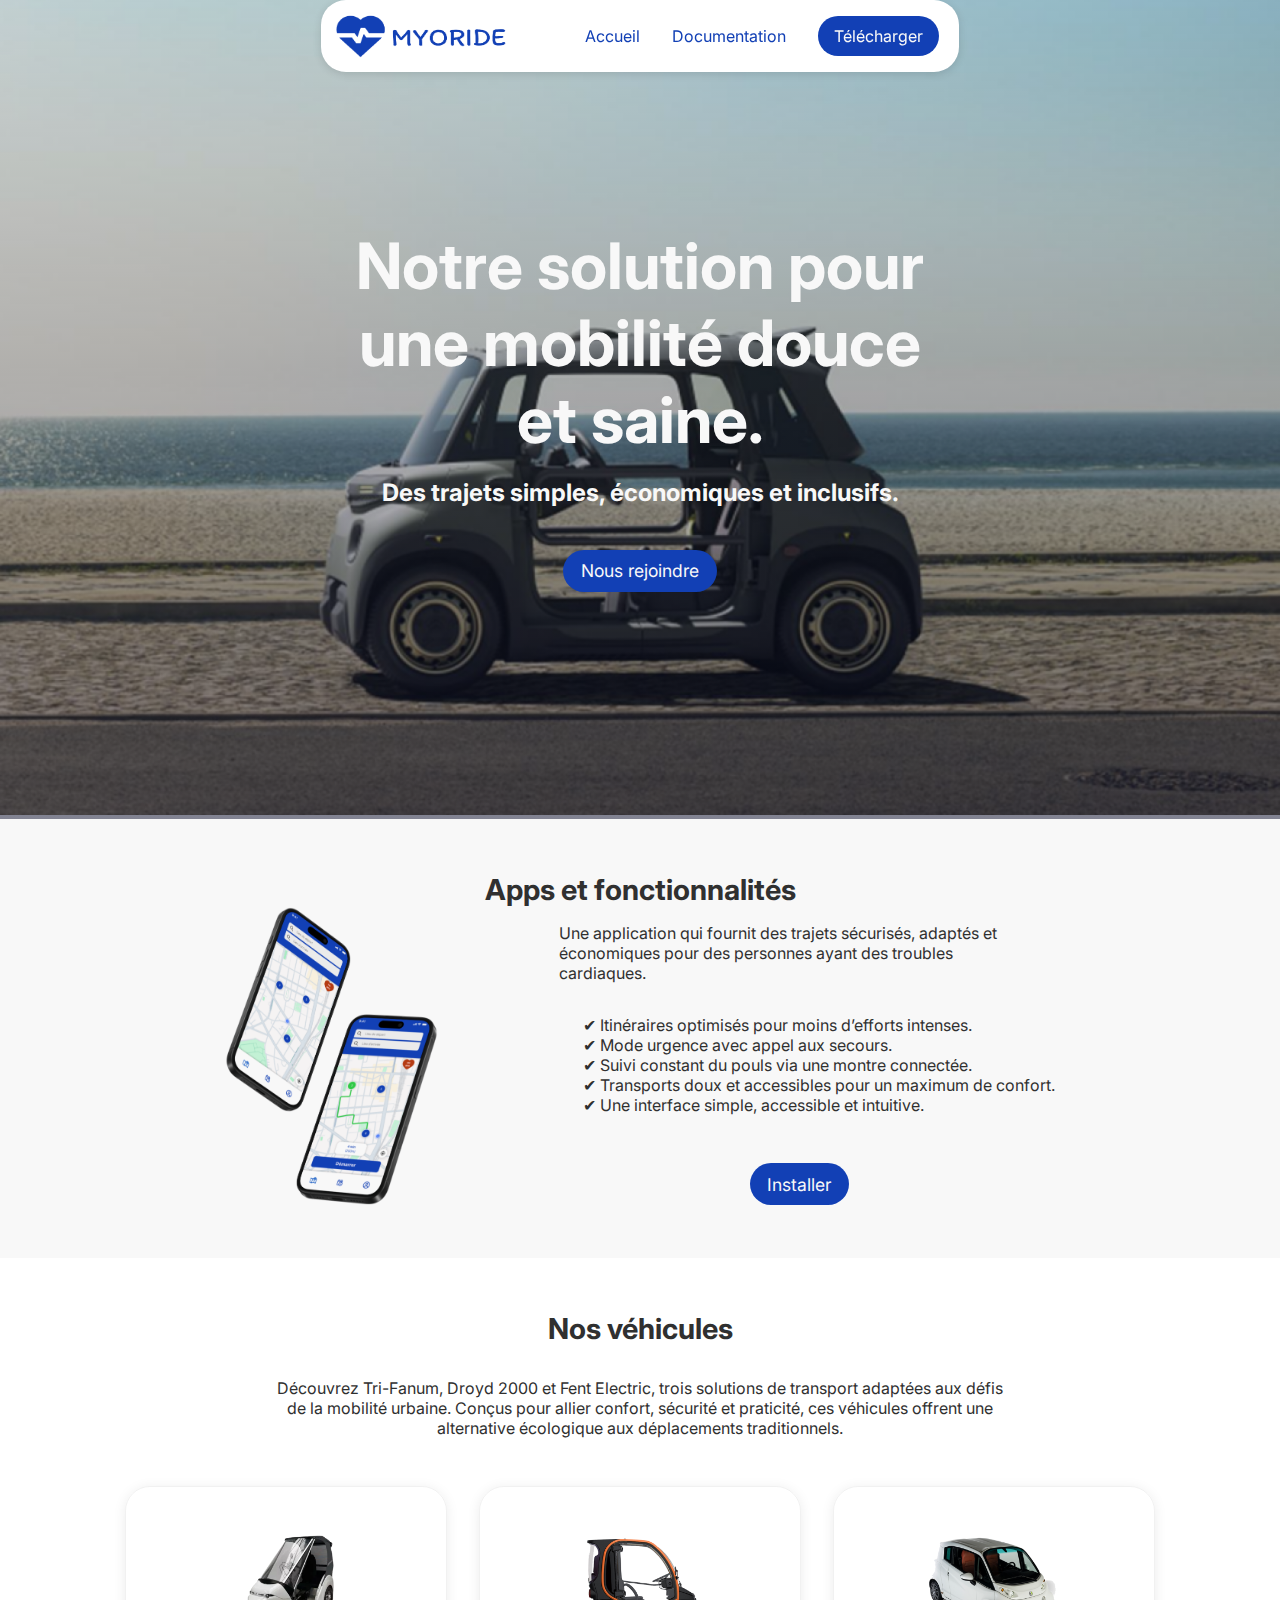
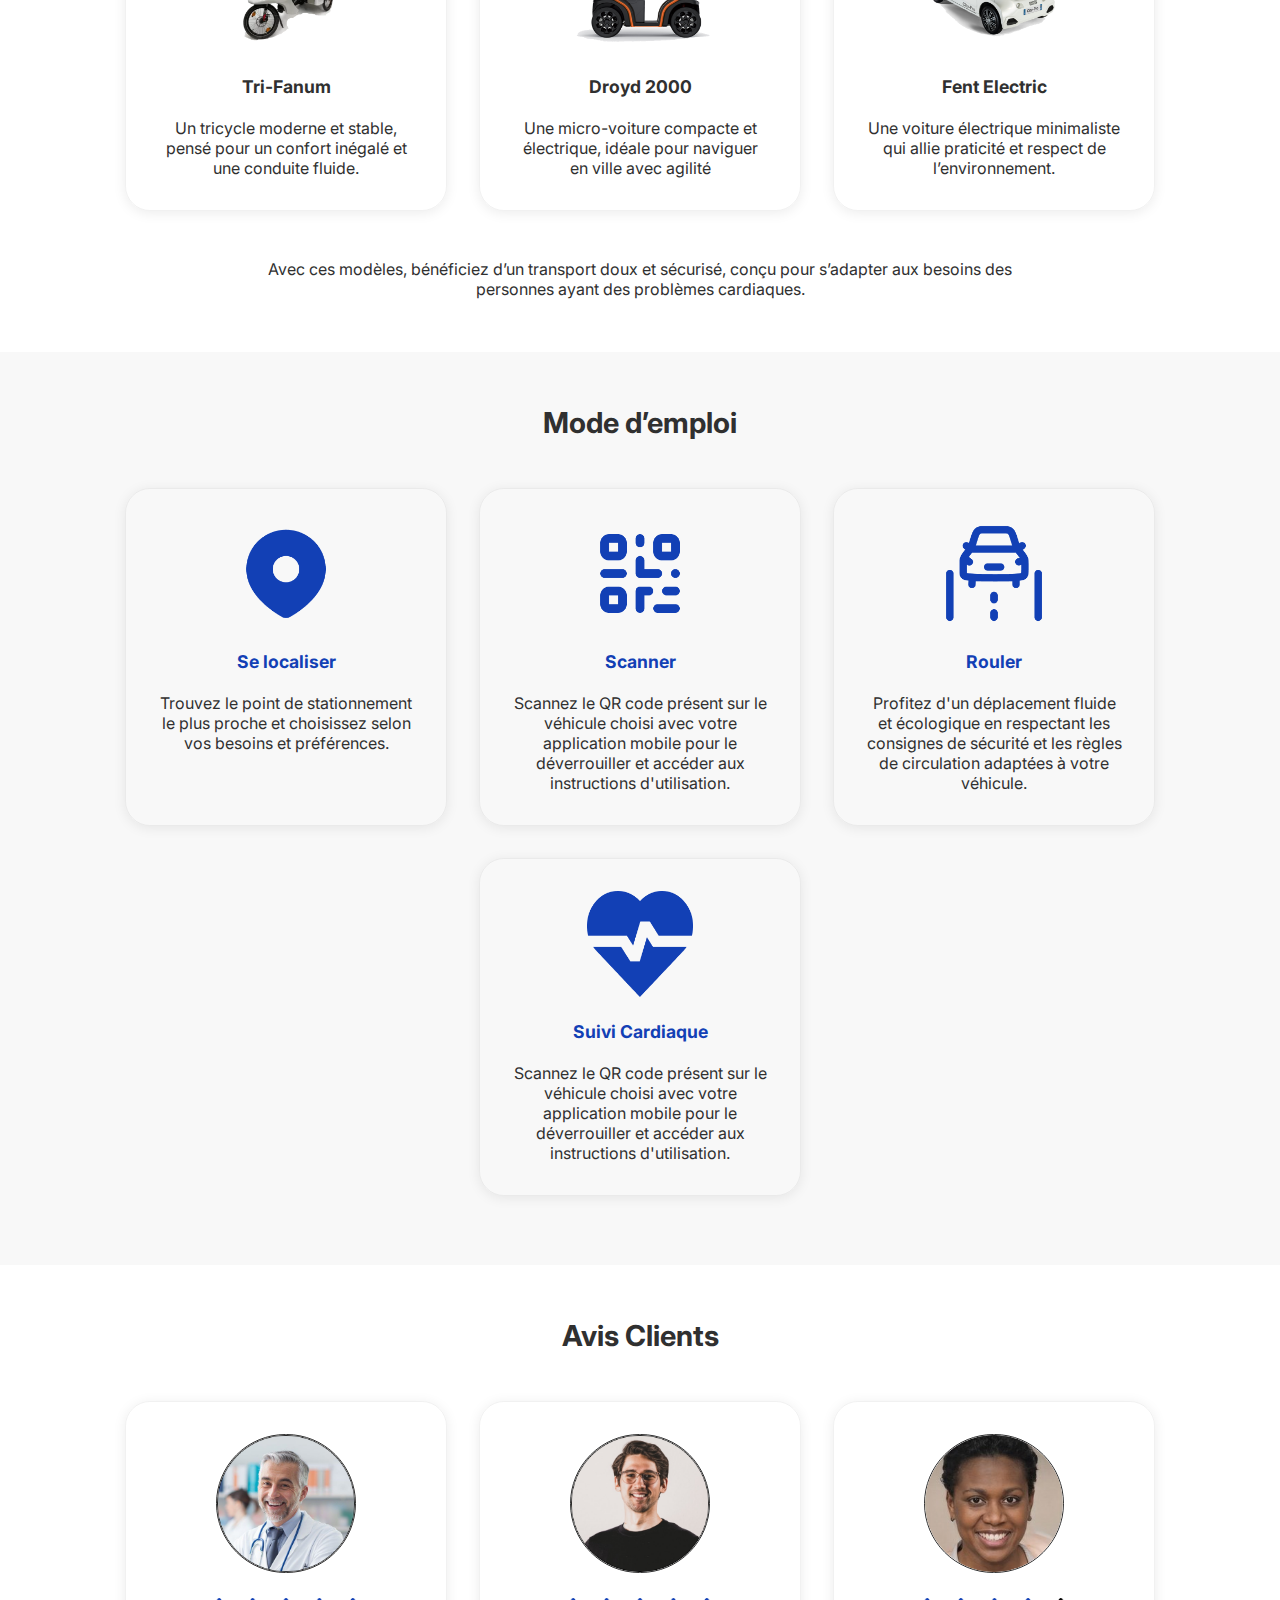
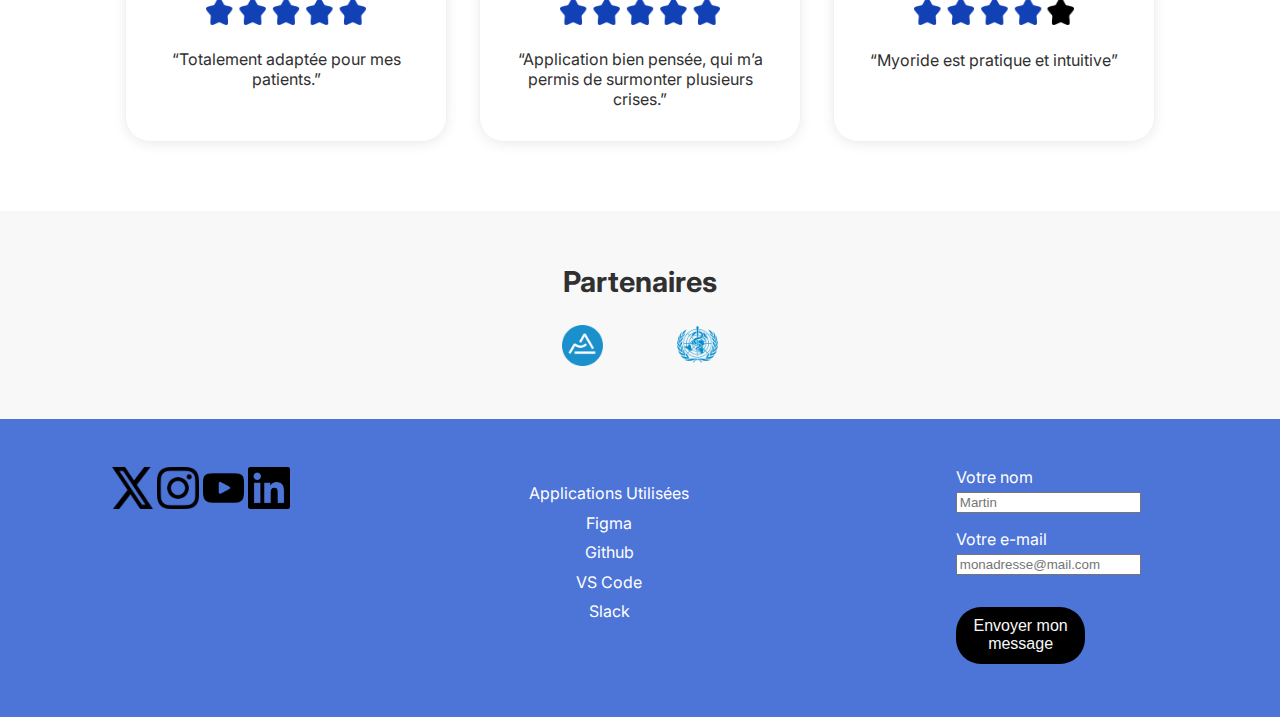
<file: index.html>
<!-- Page d'acceuil et de présentation de l'application que vous proposez (comme si vous deviez la vendre)-->

 <!DOCTYPE html>
 <html lang="fr">
 <head>
   <meta charset="UTF-8">
   <link rel="stylesheet" href="style.css">
   <meta name="viewport" content="width=device-width, initial-scale=1.0">
   <meta http-equiv="X-UA-Compatible" content="ie=edge">
   <meta http-equiv="Content-Type" content="text/html;charset=UTF-8">
   <title>Landing Page</title>
   <link href="https://fonts.googleapis.com/css2?family=Baumans&family=Doto:wght@100..900&family=Iceland&family=Inter:ital,opsz,wght@0,14..32,100..900;1,14..32,100..900&family=Major+Mono+Display&family=Teko:wght@300..700&family=Tiny5&display=swap" rel="stylesheet">
 </head>
 <body>
   <header>
      <nav>
         <div class="nav">
            <img src="medias/logomyoride.png" alt="logo">
            <div>
               <a href="index.html">
                  <p>Accueil</p>
               </a>
               <a href="documentation.html">
                  <p>Documentation</p>
               </a>
               <a class="button" href="https://play.google.com/store/apps?hl=fr">
                  <p>Télécharger</p>
               </a>
            </div>
         </div>
      </nav>
   </header>

   <section id="hero-section">
      <div>
         <h1>Notre solution pour une mobilité douce et saine.</h1>
         <h2>Des trajets simples, économiques et inclusifs.</h2>
         <a class="button" href="https://play.google.com/store/apps?hl=fr">
            <p>Nous rejoindre</p>
         </a>
      </div>
   </section>
   
   <section id="fonctionnalites">
      <h3>Apps et fonctionnalités</h3>
      <div id="section">
         <img src="medias/mockup-3D-tel.png" alt="App figma">
         <div id="cta">
            <p>Une application qui fournit des trajets sécurisés, adaptés et économiques pour des personnes ayant des troubles cardiaques.
               <ul>  
                  <li>✔ Itinéraires optimisés pour moins d’efforts intenses.</li>
                  <li>✔ Mode urgence avec appel aux secours.</li>
                  <li>✔ Suivi constant du pouls via une montre connectée.</li>
                  <li>✔ Transports doux et accessibles pour un maximum de confort.</li>
                  <li>✔ Une interface simple, accessible et intuitive.</li>
               </ul>
            </p>
            <a class="button" href="https://play.google.com/store/apps?hl=fr">
               <p>Installer</p>
            </a>
         </div>
      </div>
   </section>
   
   <section id="vehicules">
      <div class="container">
         <h3>Nos véhicules</h3>
         <p class="txt-vehicule">Découvrez Tri-Fanum, Droyd 2000 et Fent Electric, trois solutions de transport adaptées aux défis de la mobilité urbaine. Conçus pour allier confort, sécurité et praticité, ces véhicules offrent une alternative écologique aux déplacements traditionnels.</p>
         <ul class="cards">
            <li class="card">
               <ul>
                  <li>
                     <img class="img-vehicule" src="medias/tri-fanum.png">
                  </li>
                  <li class="nom-vehicule">
                     <p>Tri-Fanum</p>
                  </li>
                  <li>
                     <p>Un tricycle moderne et stable, pensé pour un confort inégalé et une conduite fluide. </p>
                  </li>
               </ul>
            </li>
            <li class="card"> 
               <ul>
                  <li>
                     <img class="img-vehicule" src="medias/Droyd-2000.png">
                  </li>
                  <li class="nom-vehicule">
                     <p>Droyd 2000</p>
                  </li>
                  <li>
                     <p>Une micro-voiture compacte et électrique, idéale pour naviguer en ville avec agilité </p>
                  </li>
               </ul>
            </li>
            <li class="card">
               <ul>
                  <li>
                     <img class="img-vehicule" src="medias/Fent-Electric.png">
                  </li>
                  <li class="nom-vehicule">
                     <p>Fent Electric</p>
                  </li>
                  <li>
                     <p>Une voiture électrique minimaliste qui allie praticité et respect de l’environnement. </p>
                  </li>
               </ul>
            </li>
         </ul>
         <p class="txt-vehicule">Avec ces modèles, bénéficiez d’un transport doux et sécurisé, conçu pour s’adapter aux besoins des personnes ayant des problèmes cardiaques.</p>
      </div>
   </section>
   <section id="tuto">
      <div class="container">
         <h3>Mode d’emploi</h3>
         <ul class="cards">
            <li class="card">
               <ul>
                  <li>
                     <img class="img-tuto" src="medias/localisation.png">
                  </li>
                  <li class="nom">
                     <p>Se localiser</p>
                  </li>
                  <li>
                     <p>Trouvez le point de stationnement le plus proche et choisissez  selon vos besoins et préférences. </p>
                  </li>
               </ul>
            </li>
            <li class="card"> 
               <ul>
                  <li>
                     <img class="img-tuto" src="medias/qrcode.png">
                  </li>
                  <li class="nom">
                     <p>Scanner</p>
                  </li>
                  <li>
                     <p>Scannez le QR code présent sur le véhicule choisi avec votre application mobile pour le déverrouiller et accéder aux instructions d'utilisation.</p>
                  </li>
               </ul>
            </li>
            <li class="card">
               <ul>
                  <li>
                     <img class="img-tuto" src="medias/route.png">
                  </li>
                  <li class="nom">
                     <p>Rouler</p>
                  </li>
                  <li>
                     <p>Profitez d'un déplacement fluide et écologique en respectant les consignes de sécurité et les règles de circulation adaptées à votre véhicule.</p>
                  </li>
               </ul>
            </li>
            <li class="card"> 
               <ul>
                  <li>
                     <img class="img-tuto" src="medias/coeur.png">
                  </li>
                  <li class="nom">
                     <p>Suivi Cardiaque</p>
                  </li>
                  <li>
                     <p>Scannez le QR code présent sur le véhicule choisi avec votre application mobile pour le déverrouiller et accéder aux instructions d'utilisation.</p>
                  </li>
               </ul>
            </li>
         </ul>
      </div>
   </section>

   <section id="avisclients">
     <div class="container">
       <h3>Avis Clients</h3>
         <ul class="cards">
            <li class="card">
               <ul>
                  <li>
                     <img class="img-avis" src="medias/photo-docteur.png">
                  </li>
                  <li>
                     <img class="star" src="medias/etoile-bleue.png">
                  </li>
                  <li>
                     <p>“Totalement adaptée pour mes patients.”</p>
                  </li>
               </ul>
            </li>
            <li class="card"> 
               <ul>
                  <li>
                     <img class="img-avis" src="medias/homme-blanc.png">
                  </li>
                  <li>
                     <img class="star" src="medias/etoile-bleue.png">
                  </li>
                  <li>
                     <p>“Application bien pensée, qui m’a permis de surmonter plusieurs crises.”</p>
                  </li>
               </ul>
            </li>
            <li class="card">
               <ul>
                  <li>
                     <img class="img-avis" id="bizarre" src="medias/femme-noire.png">
                  </li>
                  <li>
                     <img class="star" src="medias/etoile-noire.png">
                  </li>
                  <li>
                     <p>“Myoride est pratique et intuitive”</p>
                  </li>
               </ul>
            </li>
         </ul>
      </div>
   </section>
   <section id="partenaires">
      <h3>Partenaires</h3>
      <div> 
         <img src="medias/logo-rhonealpes.png" alt="logo la region rhône alpes">
         <img src="medias/lolo-oms.png" alt="logo OMS">
      </div>
   </section>

   <footer class="footerindex">
      <div id="social">
         <a href="https://x.com/?lang=fr">
            <img src="medias/logo-twitter.png" alt="logo-X">
         </a>
         <a href="https://www.instagram.com/">
            <img src="medias/logo-insta.png" alt="logo-insta">
         </a>
         <a href="https://www.youtube.com/?app=desktop&hl=FR">
            <img src="medias/youtube.png" alt="logo-youtube">
         </a>
         <a href="https://fr.linkedin.com/">
            <img src="medias/linkedin.png" alt="logo-linkedin">
         </a>
      </div>
      <div id="extra">
         <ol> Applications Utilisées  
           <a href="https://www.google.com/url?sa=t&source=web&rct=j&opi=89978449&url=https://www.figma.com/fr-fr/&ved=2ahUKEwjm5YD1y6eLAxVJTKQEHWcWOnUQFnoECAsQAQ&usg=AOvVaw1QB4yad1gLsZz3TiJsXvKx"> Figma
           </a>
           <a href="https://www.google.com/url?sa=t&source=web&rct=j&opi=89978449&url=https://github.com/&ved=2ahUKEwiQicuWzKeLAxV2VaQEHeGKE-8QFnoECAkQAQ&usg=AOvVaw38IHvcyBra8HGhmSxvlCGw">Github</a>
           <a href="https://www.google.com/url?sa=t&source=web&rct=j&opi=89978449&url=https://code.visualstudio.com/&ved=2ahUKEwis2_PmzKeLAxWQTKQEHTwsMCEQFnoECAgQAQ&usg=AOvVaw15O90sm1ios8AUpw56hCml">VS Code</a>
           <a href="https://www.google.com/url?sa=t&source=web&rct=j&opi=89978449&url=https://slack.com/intl/fr-fr&ved=2ahUKEwjRq4mTzaeLAxWEQ6QEHWZOC6EQFnoECAgQAQ&usg=AOvVaw1jKwaUknujGj9BvoutQ2nE">Slack</a>
         </ol>
      </div>
      <div id="formulaire">  
         <form method="post">
            <div>
               <label for="nom">Votre nom</label>
               <input type="text" id="nom" name="nom" placeholder="Martin" required>
            </div>
            <div>
               <label for="email">Votre e-mail</label>
               <input type="email" id="email" name="email" placeholder="monadresse@mail.com" required>
            </div>
            <button id="formBtn">Envoyer mon message</button>
         </form>

   </footer>
   <script src="script.js"></script>
 </body>
 </html>
</file>
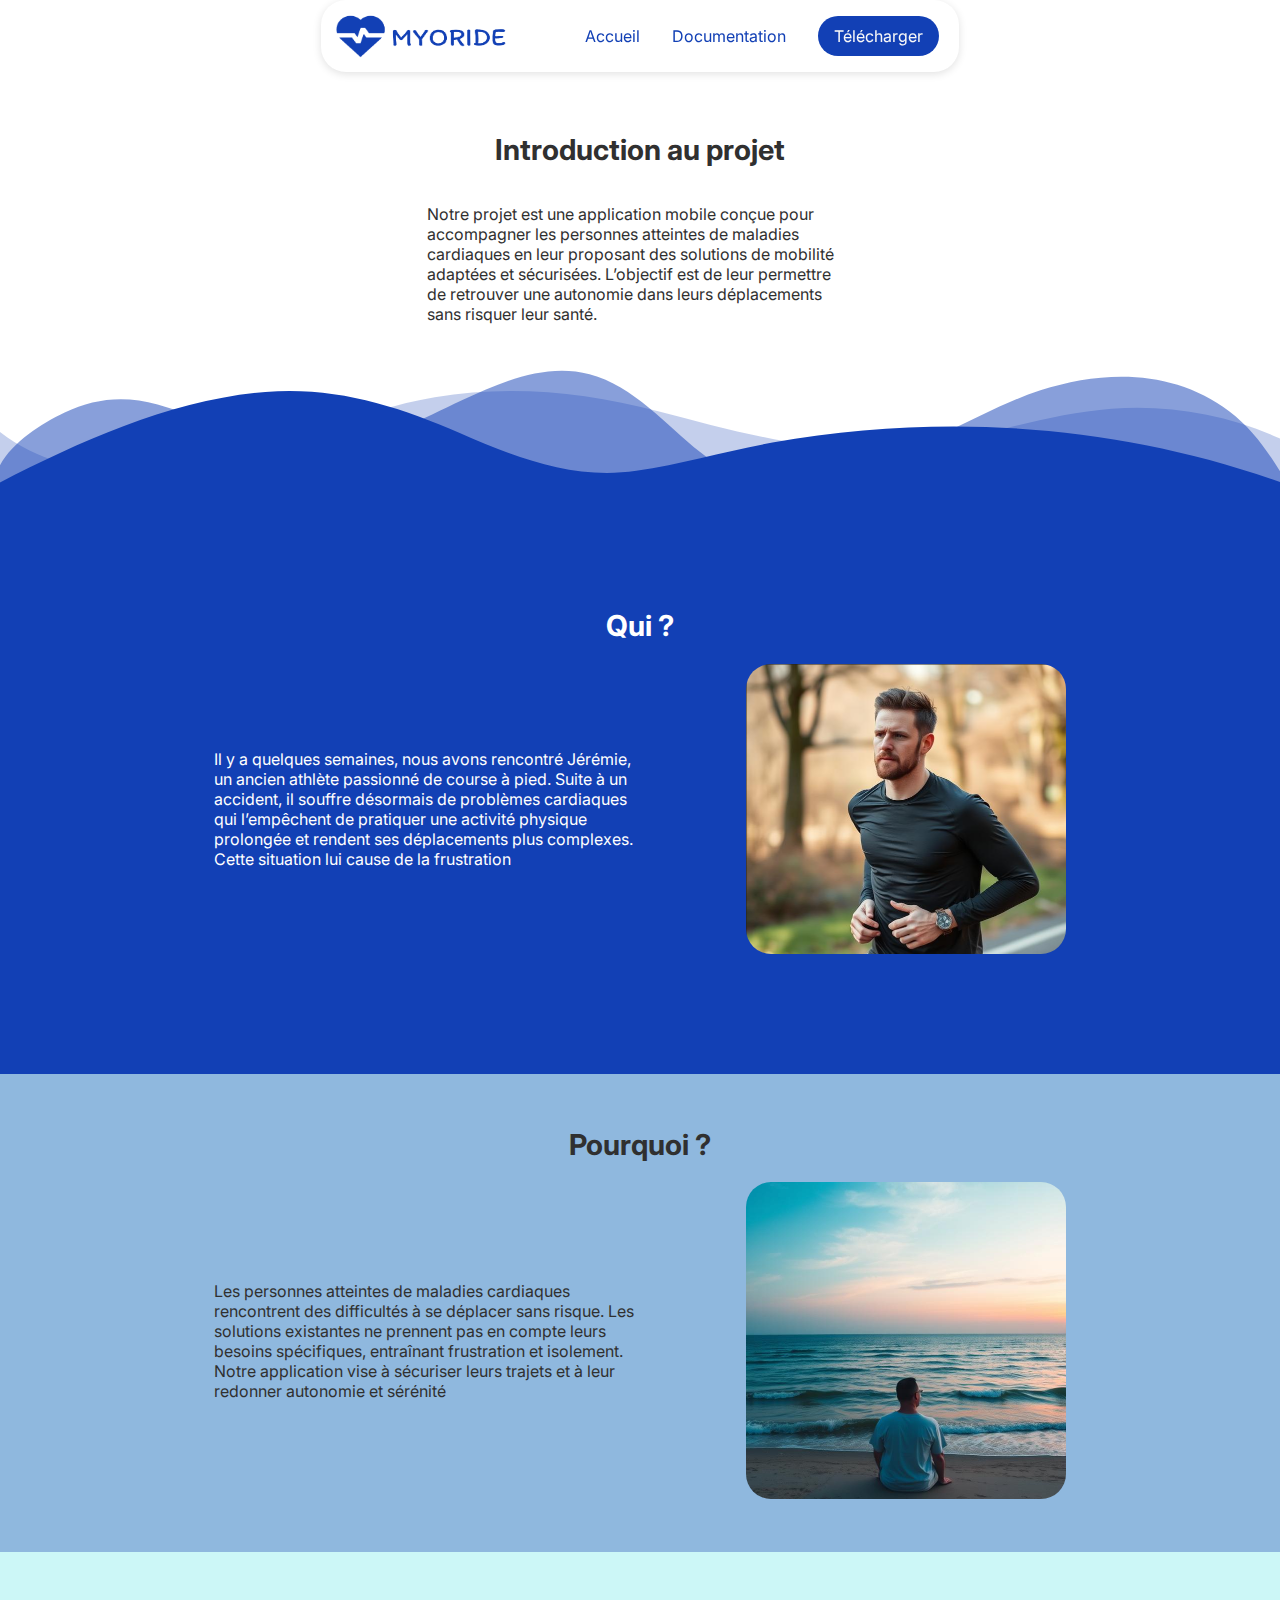
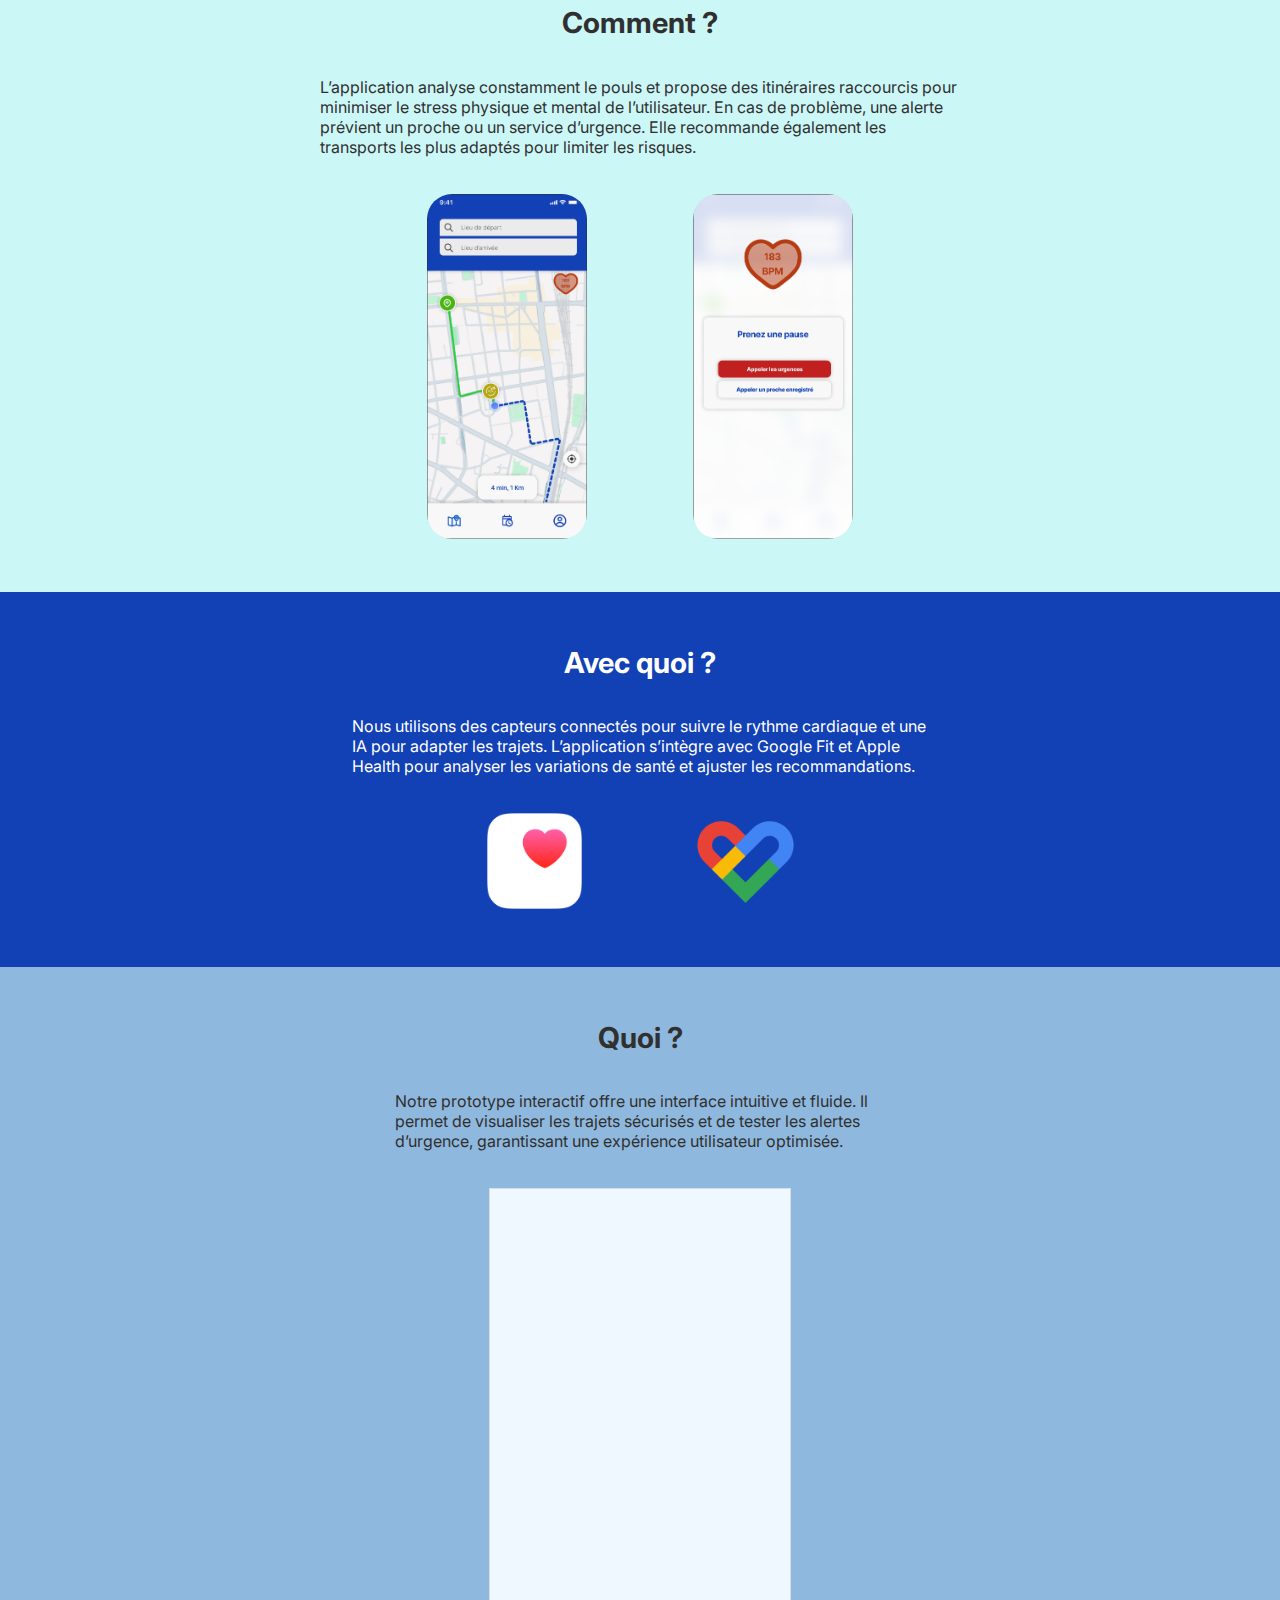
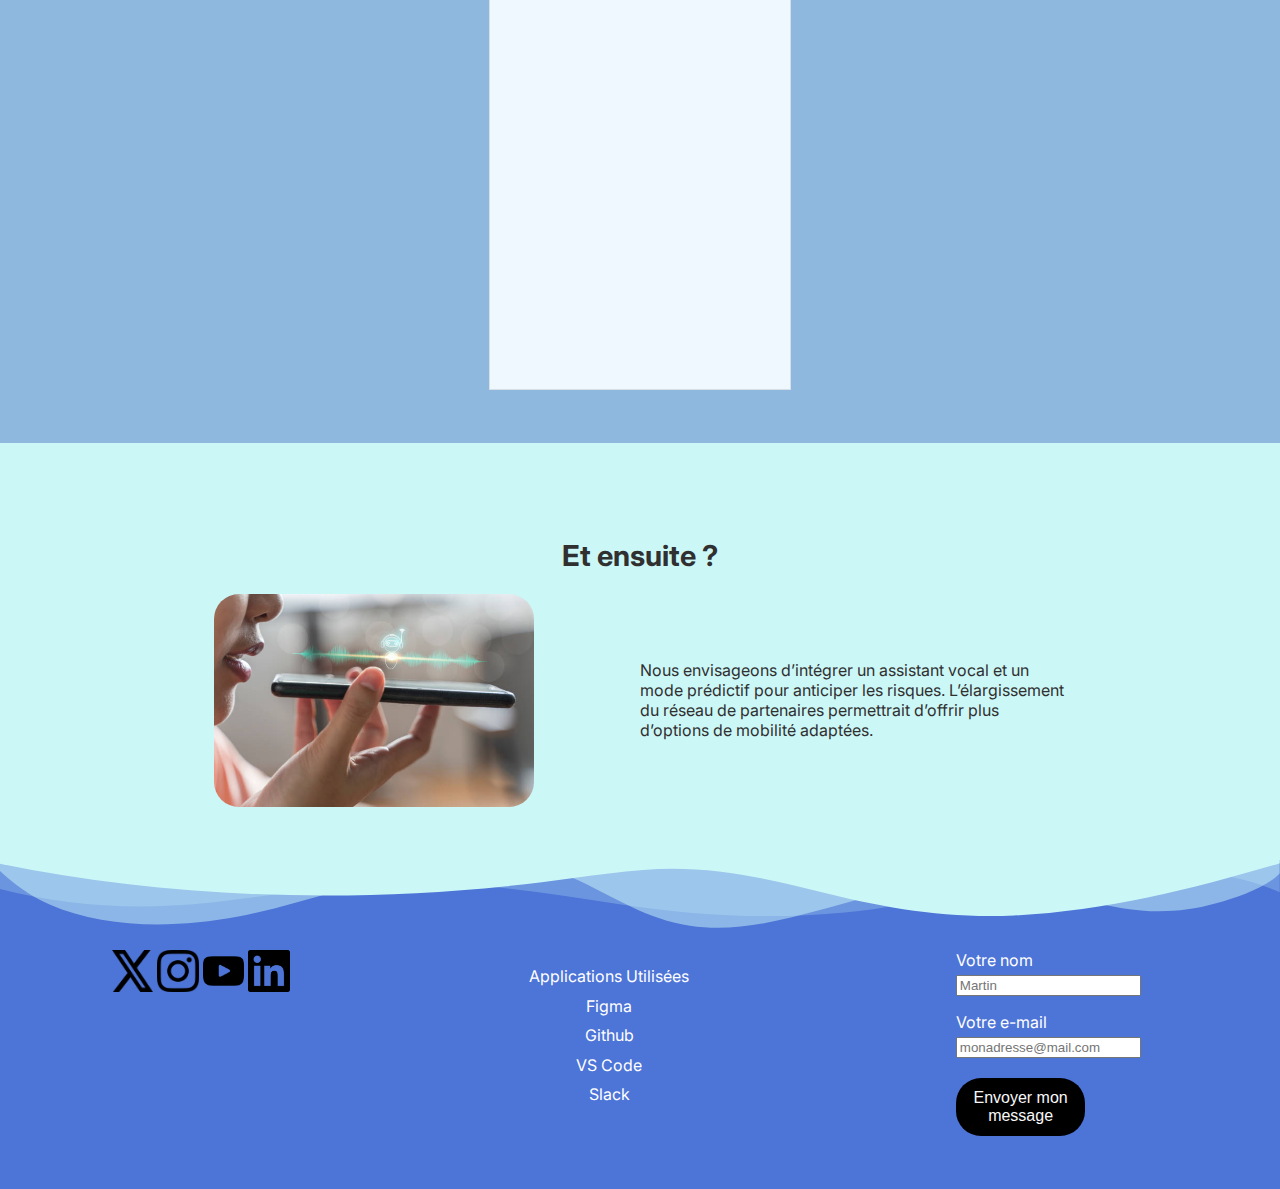
<file: documentation.html>
<!-- Page qui servira de documentation de votre projet. Vous devez renseigner ici les étapes détaillées du projet de groupe-->
 <!DOCTYPE html>
 <html lang="fr">
 <head>
    <meta charset="UTF-8">
    <link rel="stylesheet" href="style.css">
    <meta name="viewport" content="width=device-width, initial-scale=1.0">
    <meta http-equiv="X-UA-Compatible" content="ie=edge">
    <meta http-equiv="Content-Type" content="text/html;charset=UTF-8">
    <link href="https://fonts.googleapis.com/css2?family=Baumans&family=Doto:wght@100..900&family=Iceland&family=Inter:ital,opsz,wght@0,14..32,100..900;1,14..32,100..900&family=Major+Mono+Display&family=Teko:wght@300..700&family=Tiny5&display=swap" rel="stylesheet">
    <title>Documentation</title>
 </head>
 <body>
   <header>
      <nav>
         <div class="nav">
            <img src="medias/logomyoride.png" alt="logo">
            <div>
               <a href="index.html">
                  <p>Accueil</p>
               </a>
               <a href="documentation.html">
                  <p>Documentation</p>
               </a>
               <a class="button" href="https://play.google.com/store/apps?hl=fr">
                  <p>Télécharger</p>
               </a>
            </div>
         </div>
      </nav>
   </header>
   <section id="titre">
      <h1>Documentation</h1>
   </section>
   <section id="introduction" style="padding-bottom: 0;">
         <h3>Introduction au projet</h3>
         <p>Notre projet est une application mobile conçue pour accompagner les personnes atteintes de maladies cardiaques en leur proposant des solutions de mobilité adaptées et sécurisées. L’objectif est de leur permettre de retrouver une autonomie dans leurs déplacements sans risquer leur santé.</p>
         <div class="custom-shape-divider-top-1738663591">
            <svg data-name="Layer 1" xmlns="http://www.w3.org/2000/svg" viewBox="0 0 1200 120" preserveAspectRatio="none">
                <path d="M0,0V46.29c47.79,22.2,103.59,32.17,158,28,70.36-5.37,136.33-33.31,206.8-37.5C438.64,32.43,512.34,53.67,583,72.05c69.27,18,138.3,24.88,209.4,13.08,36.15-6,69.85-17.84,104.45-29.34C989.49,25,1113-14.29,1200,52.47V0Z" opacity=".25" class="shape-fill"></path>
                <path d="M0,0V15.81C13,36.92,27.64,56.86,47.69,72.05,99.41,111.27,165,111,224.58,91.58c31.15-10.15,60.09-26.07,89.67-39.8,40.92-19,84.73-46,130.83-49.67,36.26-2.85,70.9,9.42,98.6,31.56,31.77,25.39,62.32,62,103.63,73,40.44,10.79,81.35-6.69,119.13-24.28s75.16-39,116.92-43.05c59.73-5.85,113.28,22.88,168.9,38.84,30.2,8.66,59,6.17,87.09-7.5,22.43-10.89,48-26.93,60.65-49.24V0Z" opacity=".5" class="shape-fill"></path>
                <path d="M0,0V5.63C149.93,59,314.09,71.32,475.83,42.57c43-7.64,84.23-20.12,127.61-26.46,59-8.63,112.48,12.24,165.56,35.4C827.93,77.22,886,95.24,951.2,90c86.53-7,172.46-45.71,248.8-84.81V0Z" class="shape-fill"></path>
            </svg>
         </div>
      </section>
   <section id="qui">
     
      <h3>Qui ?</h3>
      <div>
         <p>Il y a quelques semaines, nous avons rencontré Jérémie, un ancien athlète passionné de course à pied. Suite à un accident, il souffre désormais de problèmes cardiaques qui l’empêchent de pratiquer une activité physique prolongée et rendent ses déplacements plus complexes. Cette situation lui cause de la frustration</p>
         <img src="medias/jeremiecourse.png" alt="jérémie">
      </div> 
   </section>
   <section id="pourquoi">
      <h3>Pourquoi ?</h3>
      <div>
         <p>Les personnes atteintes de maladies cardiaques rencontrent des difficultés à se déplacer sans risque. Les solutions existantes ne prennent pas en compte leurs besoins spécifiques, entraînant frustration et isolement. Notre application vise à sécuriser leurs trajets et à leur redonner autonomie et sérénité</p>
         <img src="medias/jeremieplage.png" alt="autonomie-et-sérénité">
      </div>
   </section>
   <section id="comment">
      <h3>Comment ?</h3>
      <p>L’application analyse constamment le pouls et propose des itinéraires raccourcis pour minimiser le stress physique et mental de l’utilisateur. En cas de problème, une alerte prévient un proche ou un service d’urgence. Elle recommande également les transports les plus adaptés pour limiter les risques.</p>
      <div>  
         <img src="medias/ecran.trajet.png" alt="ecran-trajet">
         <img src="medias/ecran.urgence.png" alt="ecran-urgence">
      </div>
      </section>
   <section id="avecquoi">
      <h3>Avec quoi ?</h3>
      <div id="divavecquoi">
         <p>Nous utilisons des capteurs connectés pour suivre le rythme cardiaque et une IA pour adapter les trajets. L’application s’intègre avec Google Fit et Apple Health pour analyser les variations de santé et ajuster les recommandations.</p>
         <div id="logo">
            <img src="medias/applehealth.com.png" alt="applehealth-logo"class="logoag">
            <img src="medias/google-fit-log.png" alt="google-fit-logo"class="logoag">
         </div>
      </div>
   </section>
   <section id="quoi">
      <h3>Quoi ?</h3>
      <p>Notre prototype interactif offre une interface intuitive et fluide. Il permet de visualiser les trajets sécurisés et de tester les alertes d’urgence, garantissant une expérience utilisateur optimisée.</p>
      <iframe style="border: 1px solid rgba(0, 0, 0, 0.1);background-color: aliceblue;" width="auto" height="800" src="https://embed.figma.com/proto/xhMwZd6njJxF0wOwvLeIlg/Ran-Dom1's-team-library?page-id=3445%3A2707&node-id=3505-3658&p=f&viewport=1977%2C-3015%2C0.46&scaling=scale-down&content-scaling=fixed&starting-point-node-id=3688%3A5489&hotspot-hints=0&embed-host=share" allowfullscreen></iframe>
   </section>
   <section id="ensuite">
    
      <h3>Et ensuite ?</h3>
      <div>
         <p>Nous envisageons d’intégrer un assistant vocal et un mode prédictif pour anticiper les risques. L’élargissement du réseau de partenaires permettrait d’offrir plus d’options de mobilité adaptées.</p>
         <img src="medias/ensuite.jpg" alt="assistant-vocal">
      </div>
    
   </section>

   <footer>
      <div class="custom-shape-divider-bottom-1738666986" >
         <svg data-name="Layer 1" xmlns="http://www.w3.org/2000/svg" viewBox="0 0 1200 120" preserveAspectRatio="none">
             <path d="M0,0V46.29c47.79,22.2,103.59,32.17,158,28,70.36-5.37,136.33-33.31,206.8-37.5C438.64,32.43,512.34,53.67,583,72.05c69.27,18,138.3,24.88,209.4,13.08,36.15-6,69.85-17.84,104.45-29.34C989.49,25,1113-14.29,1200,52.47V0Z" opacity=".25" class="shape-fill"></path>
             <path d="M0,0V15.81C13,36.92,27.64,56.86,47.69,72.05,99.41,111.27,165,111,224.58,91.58c31.15-10.15,60.09-26.07,89.67-39.8,40.92-19,84.73-46,130.83-49.67,36.26-2.85,70.9,9.42,98.6,31.56,31.77,25.39,62.32,62,103.63,73,40.44,10.79,81.35-6.69,119.13-24.28s75.16-39,116.92-43.05c59.73-5.85,113.28,22.88,168.9,38.84,30.2,8.66,59,6.17,87.09-7.5,22.43-10.89,48-26.93,60.65-49.24V0Z" opacity=".5" class="shape-fill"></path>
             <path d="M0,0V5.63C149.93,59,314.09,71.32,475.83,42.57c43-7.64,84.23-20.12,127.61-26.46,59-8.63,112.48,12.24,165.56,35.4C827.93,77.22,886,95.24,951.2,90c86.53-7,172.46-45.71,248.8-84.81V0Z" class="shape-fill"></path>
         </svg>
      </div>
      <div id="social">
         <a href="https://x.com/?lang=fr">
            <img src="medias/logo-twitter.png" alt="logo-X">
         </a>
         <a href="https://www.instagram.com/">
            <img src="medias/logo-insta.png" alt="logo-insta">
         </a>
         <a href="https://www.youtube.com/?app=desktop&hl=FR">
            <img src="medias/youtube.png" alt="logo-youtube">
         </a>
         <a href="https://fr.linkedin.com/">
            <img src="medias/linkedin.png" alt="logo-linkedin">
         </a>
      </div>
      <div id="extra">
         <ol> Applications Utilisées
            <a href="https://www.google.com/url?sa=t&source=web&rct=j&opi=89978449&url=https://www.figma.com/fr-fr/&ved=2ahUKEwjm5YD1y6eLAxVJTKQEHWcWOnUQFnoECAsQAQ&usg=AOvVaw1QB4yad1gLsZz3TiJsXvKx"> Figma </a>
            <a href="https://www.google.com/url?sa=t&source=web&rct=j&opi=89978449&url=https://github.com/&ved=2ahUKEwiQicuWzKeLAxV2VaQEHeGKE-8QFnoECAkQAQ&usg=AOvVaw38IHvcyBra8HGhmSxvlCGw">Github</a>
            <a href="https://www.google.com/url?sa=t&source=web&rct=j&opi=89978449&url=https://code.visualstudio.com/&ved=2ahUKEwis2_PmzKeLAxWQTKQEHTwsMCEQFnoECAgQAQ&usg=AOvVaw15O90sm1ios8AUpw56hCml">VS Code</a>
            <a href="https://www.google.com/url?sa=t&source=web&rct=j&opi=89978449&url=https://slack.com/intl/fr-fr&ved=2ahUKEwjRq4mTzaeLAxWEQ6QEHWZOC6EQFnoECAgQAQ&usg=AOvVaw1jKwaUknujGj9BvoutQ2nE">Slack</a>
         </ol>
      </div>
      <div id="formulaire">  
         <form action="" method="post">
            <div>
               <label for="nom">Votre nom</label>
               <input type="text" id="nom" name="nom" placeholder="Martin" required>
               </div>
            <div>
               <label for="email">Votre e-mail</label>
               <input type="email" id="email" name="email" placeholder="monadresse@mail.com" required>
               <button id="formBtn">Envoyer mon message</button>
      </div>
   </footer>
   <script src="script.js"></script>
 </body>
 </html>
</file>
<file: style.css>
:root {
    --primary-color: #1240B5; /* Couleur principale */
    --white-color: #f8f8f8; /* Blanc */
    --black-color: #303030; /* Noir */
    --border-radius: 25px; /* Rayon des bordures */
}

body {
    background-color: var(--secondary-color);
    color: #303030;
    margin:0;
    padding:0;
    font-family: "Inter", serif;
    font-size: 15px;
    h3 {
        font-size:1.8em;
        margin:0;
    }
}

header {
    nav{
        width:100%;
        display: flex;
        justify-content: center;
        position: fixed;
        top:0px;
        z-index: 2;
        p {
            color: var(--primary-color);
        }
        div {
            max-width:100%;
            display:flex;
            flex-direction: row;
            gap:2em;
            align-items: center;
            .button {
                margin-right: 1.3em;
                p {
                    color:var(--white-color);
                }
            }
        }
        img{
            width: 13.3em;
            height: 3.3em;
            padding: 0.6em;
        }
    }
}
.nav{
    background-color: white;
    display: flex;
    justify-content: center;
    border-radius: var(--border-radius);
    box-shadow: 0 2px 8px #0000001f;
    
}
a{
    text-decoration: none;
    color:white;
}

.button{
    display:block;
    text-align: center;
    border-radius: var(--border-radius);
    background-color: var(--primary-color);
    color: var(--white-color);
    text-decoration: none;
    padding:0.6em 1em;
    p {
        margin:0;
    }
}

.button:hover {
    transform: scale(1.05);
    transition-duration: 300ms;
}

#hero-section{
    background-image: linear-gradient(#5fcfeb14, #05072580), url(medias/voiture-header.png);
    background-size: 100%;
    background-repeat: no-repeat;
    height: 120vh;
    max-height:64vw;
    div {
        margin: 0 10%;
        text-align: center;
        height: 100%;
        display: flex;
        flex-direction: column;
        align-items: center;
        justify-content: center;
        color: var(--white-color);
        h1 {
            font-size: 4em;
            margin:0;
            margin-left: 20%;
            margin-right:20%;
        }
        h2 {
            font-size: 1.5em;
        }
        .button {
            margin-top: 1.3em;
            font-size: 1.1em;
        }
    }
}

#vehicules, #tuto, #avisclients {
    width:100%;
    padding-top:3.3em;
    padding-bottom:3.3em;
    .container {
        display: flex;
        flex-direction: column;
        align-items: center;
        gap: 2em;
        text-align: center;
        .txt-vehicule {
            margin-left:10%;
            margin-right:10%;
        }
        p, h3 {
            margin:0;
            max-width:46.6em;
        }
        .cards {
            list-style: none;
            display:flex;
            flex-direction:row;
            flex-wrap: wrap;
            justify-content: center;
            gap: 2em;
            padding:0;
            .card {
                width: 20em;
                background-color: var(--secondary-color);
                border-radius: var(--border-radius);
                box-shadow: 0 2px 13px rgba(0, 0, 0, 0.08);
                border : 1px solid rgba(0, 0, 0, 0.055);
                ul {
                    padding: 0;
                    list-style: none;
                    height:80%;
                    width:80%;
                    display: flex;
                    flex-direction: column;
                    align-items: center;
                    padding:10%;
                    gap:1.3em;
                    .img-vehicule {
                        max-width: 13.3em;
                    }
                    .img-tuto {
                        max-width: 6.6em;
                    }
                    .img-avis {
                        max-width: 8.6em;
                        border: 1px solid #303030;
                        border-radius: 13.3em;
                    }
                    p {
                        margin:0;
                    }
                    .nom-vehicule {
                        font-weight: bold;
                        font-size:1.1em;
                    }
                    .nom {
                        font-weight: bold;
                        font-size:1.1em;
                        color: var(--primary-color);
                    }
                    .star {
                        max-width:10em;
                    }
                }
            }
        }
    }
}
#tuto {
    background-color: #F8F8F8;
}

#vehicules{
    background-color: white;
}

#fonctionnalites{
    display: flex;
    flex-direction: column;
    align-items: center;
    padding-bottom: 3.3em;
    padding-top: 3.3em;
    background-color: #F8F8F8;
    
    #section{
        display: flex;
        justify-content: space-evenly;
        gap: 6.6em;
        img{
            max-width: 13.3em;
        }
    }
    #cta{
        display: flex;
        flex-direction: column;
        justify-content: center;
        align-items: center;
        flex-wrap: wrap;
        p{
            max-width: 30em;
        }
    }
    li{
        list-style: none;
    }
    .button {
        font-size: 1.1em;
    }
}


#partenaires{
    width:100%;
    text-align:center;
    padding-bottom: 3.3em;
    padding-top: 3.3em;
    background-color: #F8F8F8;
    div{
        display: flex;
        flex-direction: row;
        justify-content: center;
        gap: 4.6em;
        padding-top: 1.6em;
    }
    img{
        width: 2.6em;
        height: 2.6em;
    }
}

.footerindex {
    padding-top:3em;
}

footer{
    width: 100%;
    background-color: #4d74d7;
    color: white;
    display: flex;
    justify-content: space-around;
    flex-wrap: wrap;
    gap:1em;
    padding-bottom: 3.3em;
    padding-top: 0;
    form{
        display: flex;
        flex-direction: column;
    }
    a{
        img{
            width: 2.6em;
            height: 2.6em;
        }
    }
    a:hover {
        img {
            transform: scale(1.05);
            transition-duration: 400ms;
        }
    }
    p{
        width: 6.67em;
    }
    #formulaire{
        display: flex;
        flex-direction: column;
        align-items: center;
        justify-content: center;
        width: 15em;
        div {
            display: flex;
            flex-direction: column;
            gap:0.3em;
        }
        button {
            background-color: black;
            margin-top: 1em;
            border: none;
            font-size:1em;
            border-radius: var(--border-radius);
            color:var(--white-color);
            padding:0.67em;
            width:70%;
        }
        button:hover {
            transform: scale(1.05);
            transition-duration: 400ms;
        }
        form{
            gap: 1em;
        }
    }
    ol{
        display: flex;
        padding:0;
        flex-direction: column;
        align-items: center;
        list-style: none;
        gap: 0.6em;
    }
}

@media (min-width:1800px) {
    body {
        font-size: 20px;
    }
}

@media (max-width:1800px) {
    body {
        font-size: 19px;
    }
}

@media (max-width:1650px) {
    body {
        font-size: 18px;
    }
}

@media (max-width:1500px) {
    body {
        font-size: 17px;
    }
}

@media (max-width:1350px) {
    body {
        font-size: 16px;
    }
}

@media (max-width:1200px) {
    body {
        font-size: 15px;
    }
}

@media (max-width:1050px) {
    body {
        font-size: 14px;
    }
}

@media (max-width:900px) {
    body {
        font-size: 13px;
    }
}

@media (max-width:750px) {
    body {
        font-size: 12px;
        #avecquoi {
            p {
                width:29em;
            }
        }
    }
}

@media (max-width:450px) {
    header {
        width:100vw;
        nav {
            div {
                gap:0;
                div {
                    gap:1em;
                }
            }
        }
    }
    #hero-section {
        div {
            h1 {
                font-size: 3em;
                margin:0;
            }
        }
    }
    footer {
        flex-direction: column;
        align-items: center;
    }
    #hero-section {
        margin-top:4em;
    }
    #fonctionnalites {
        #section {
            gap:0;
        }
    }
    #avecquoi {
        p {
            width:26.6em;
        }
    }
}


/* DOCUMENTATION */

#introduction, #qui, #pourquoi, #comment, #avecquoi, #quoi, #ensuite{
    width:100%;
    display: flex;
    align-items: center;
    flex-direction: column;
    padding: 3.3em 0;
    background-size: 100vw;
    background-repeat: no-repeat;
    background-position: center;
    gap: 1.3em;
    p{
        width: 26.6em;
    }
    img{
        width: 20em;
        border-radius: var(--border-radius);
    }
    div{
        margin-left:10%;
        margin-right:10%;
        display: flex;
        flex-wrap: wrap;
        justify-content: center;
        gap: 6.6em;
        align-items: center;
    }
}

#titre{
    display: flex;
    justify-content: center;
    color: #1240B5;
}
#introduction{
    padding-bottom:50px;
    padding-top: 0;
    h3 {
        margin-top: 50px;
    }
    
    .background{
        position: absolute;
        transform: rotate(180deg);
        background-image: url("medias/bleu1.png");
        width: 100%;
        min-height: 40em;
        z-index: -100;
        background-repeat: no-repeat;
        background-position: center;
        background-size: 100vw;
    }
}

#qui{
    background-color: #1240B5;
    color: white; 
    padding: 120px 0;
    position: relative;
}
#pourquoi{
    background-color: #8FB8DE;
}
#comment{
    background-color: #ccf7f7;
    img{
        width: 10em;
    }
    p{
        min-width:50%;
        max-width:70%;
    }
}
#avecquoi{
    background-color: #1240B5;
    color: white;
    #divavecquoi {
        display:flex;
        flex-direction: column;
        align-items: center;
        justify-content: center;
        gap:1em;
        .logoag{
            width: 6.6em;
            height:6.6em;
        }
    }
    p{
        width: 36em;
    }
}


#quoi{
    background-color: #8FB8DE;
    p{
        width: 30.6em;
    }
}
#ensuite{
    padding-top: 0;
    background-color: #ccf7f7;
    h3 {
        margin-top: 3.3em;
    }
    div{
        flex-direction: row-reverse;
    }
}
#prototype{
    display: flex;
    justify-content: center;
    align-items: center;
    flex-direction: column;
    h3 {
        margin-bottom: 3.3em;
        margin-top: 3.3em;
    }
}
#logo {
    display: flex;
    flex-direction: row;
    gap: 1.3em;
}
.custom-shape-divider-top-1738663591 {
    width: 100%;
    overflow: hidden;
    line-height: 0;
    
}

.custom-shape-divider-top-1738663591 svg {
    width: 100%;
    overflow: hidden;
    line-height: 0;
    transform: rotate(180deg);
}

.custom-shape-divider-top-1738663591 .shape-fill {
    fill: var(--primary-color)
}
.custom-shape-divider-bottom-1738666986 {
   
    width: 100%;
    overflow: hidden;
    line-height: 0;
    transform: rotate(180deg);
}

.custom-shape-divider-bottom-1738666986 svg {
    position: relative;
    display: block;
    width: calc(100% + 1.3px);
    height: 74px;
    transform: rotate(180deg);
}

.custom-shape-divider-bottom-1738666986 .shape-fill {
    fill: #CCF7F7
}
</file>
